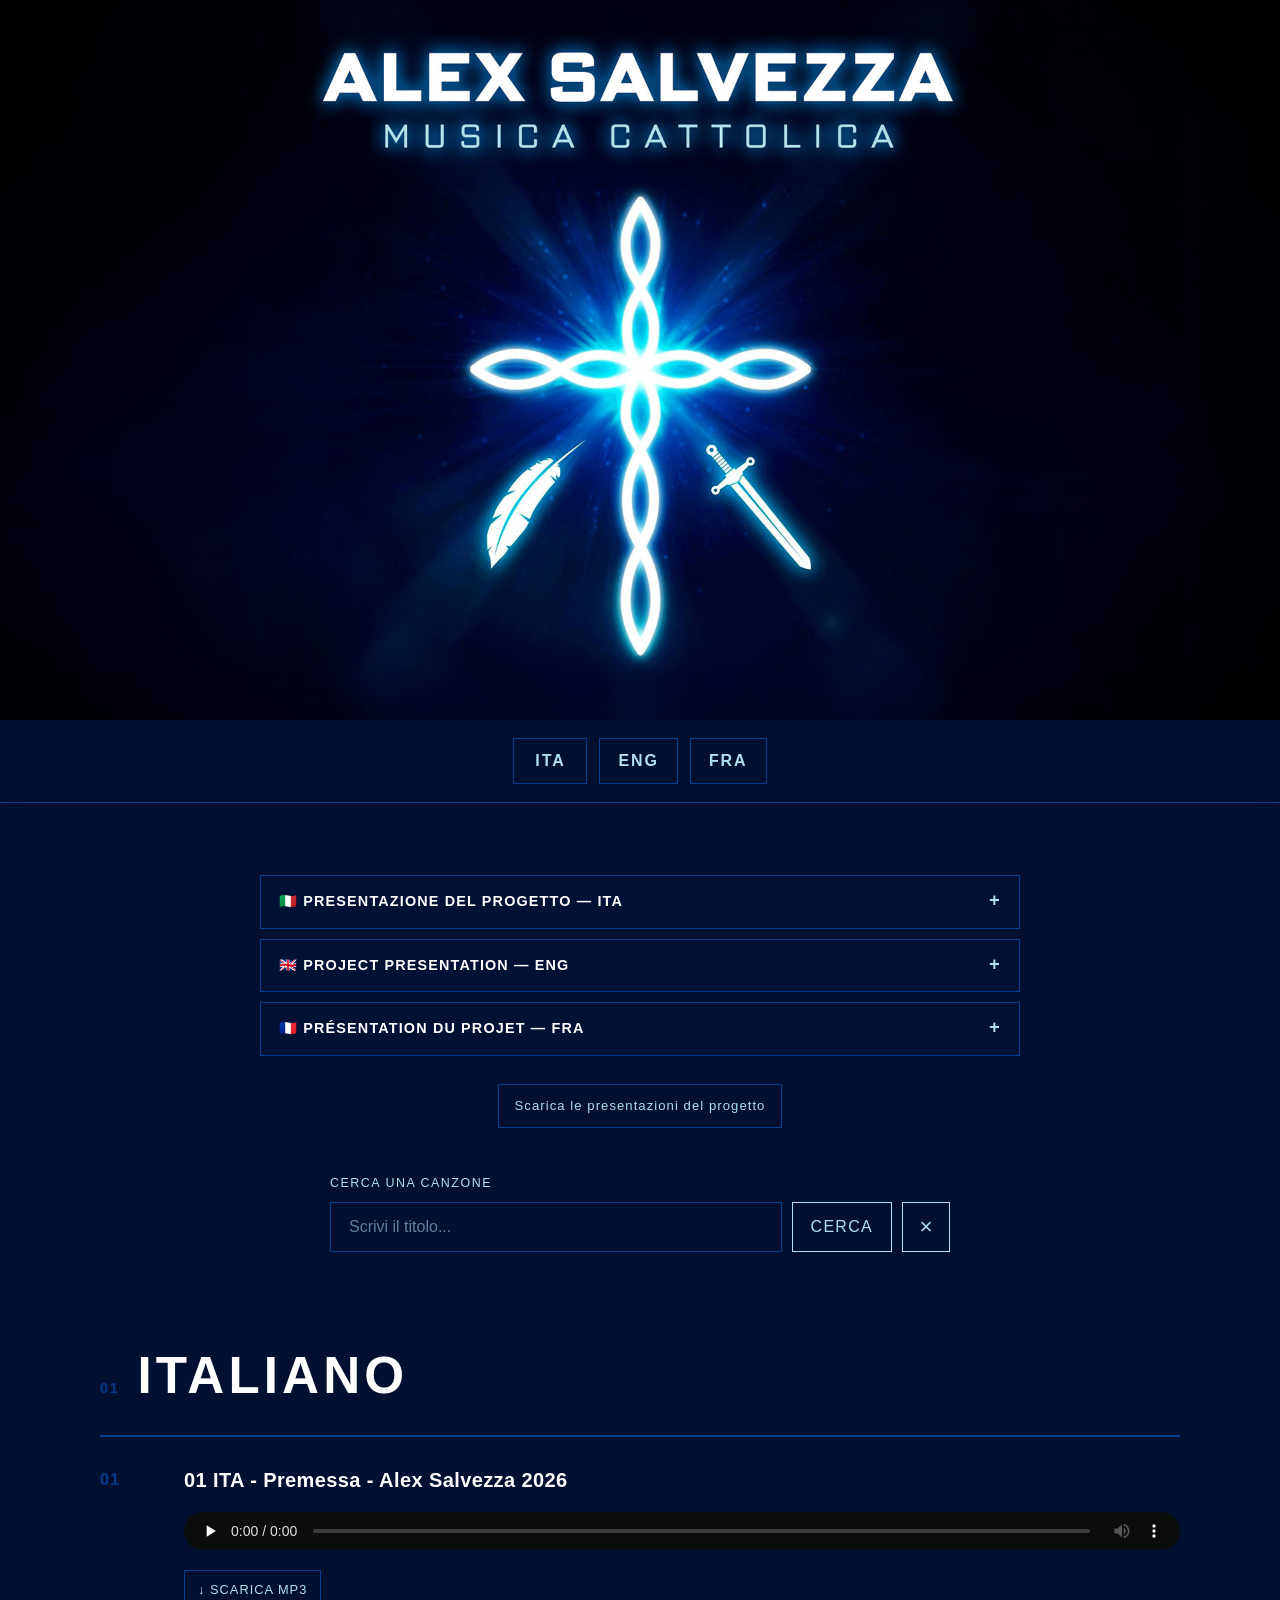
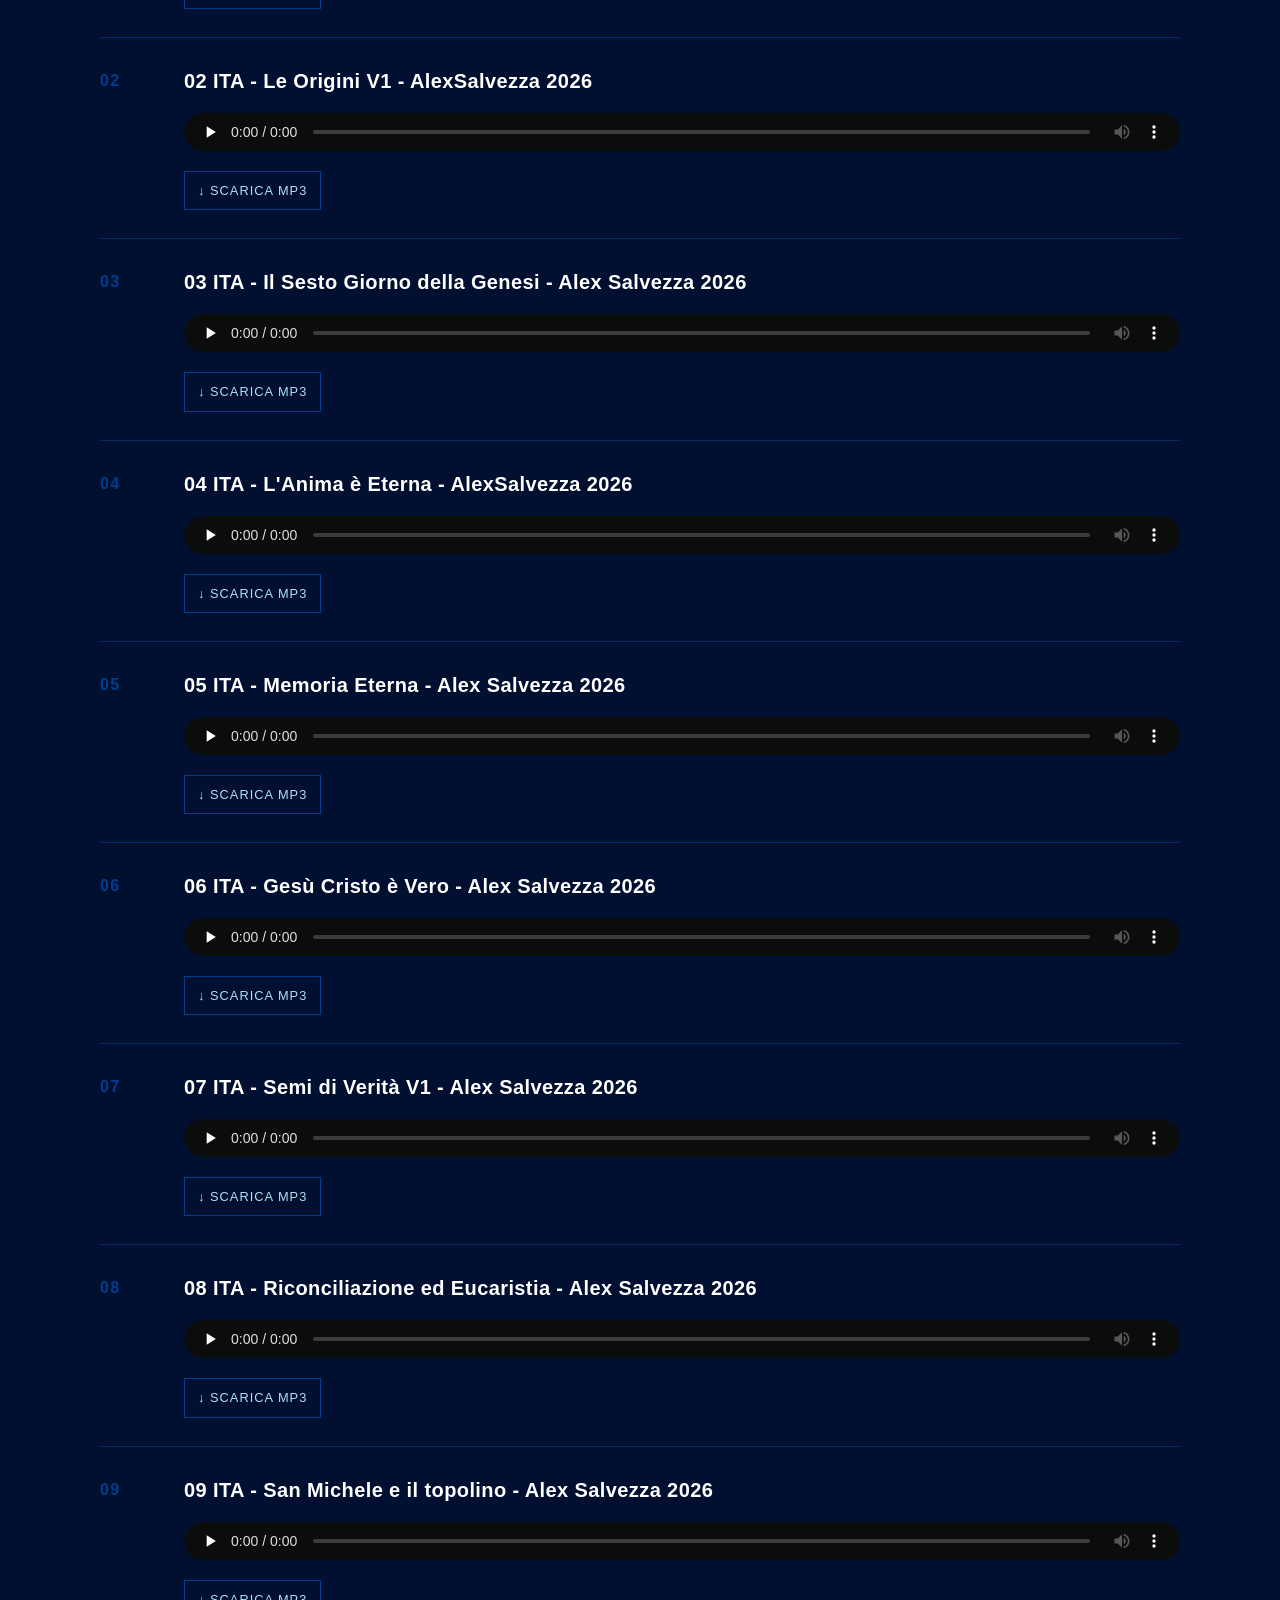
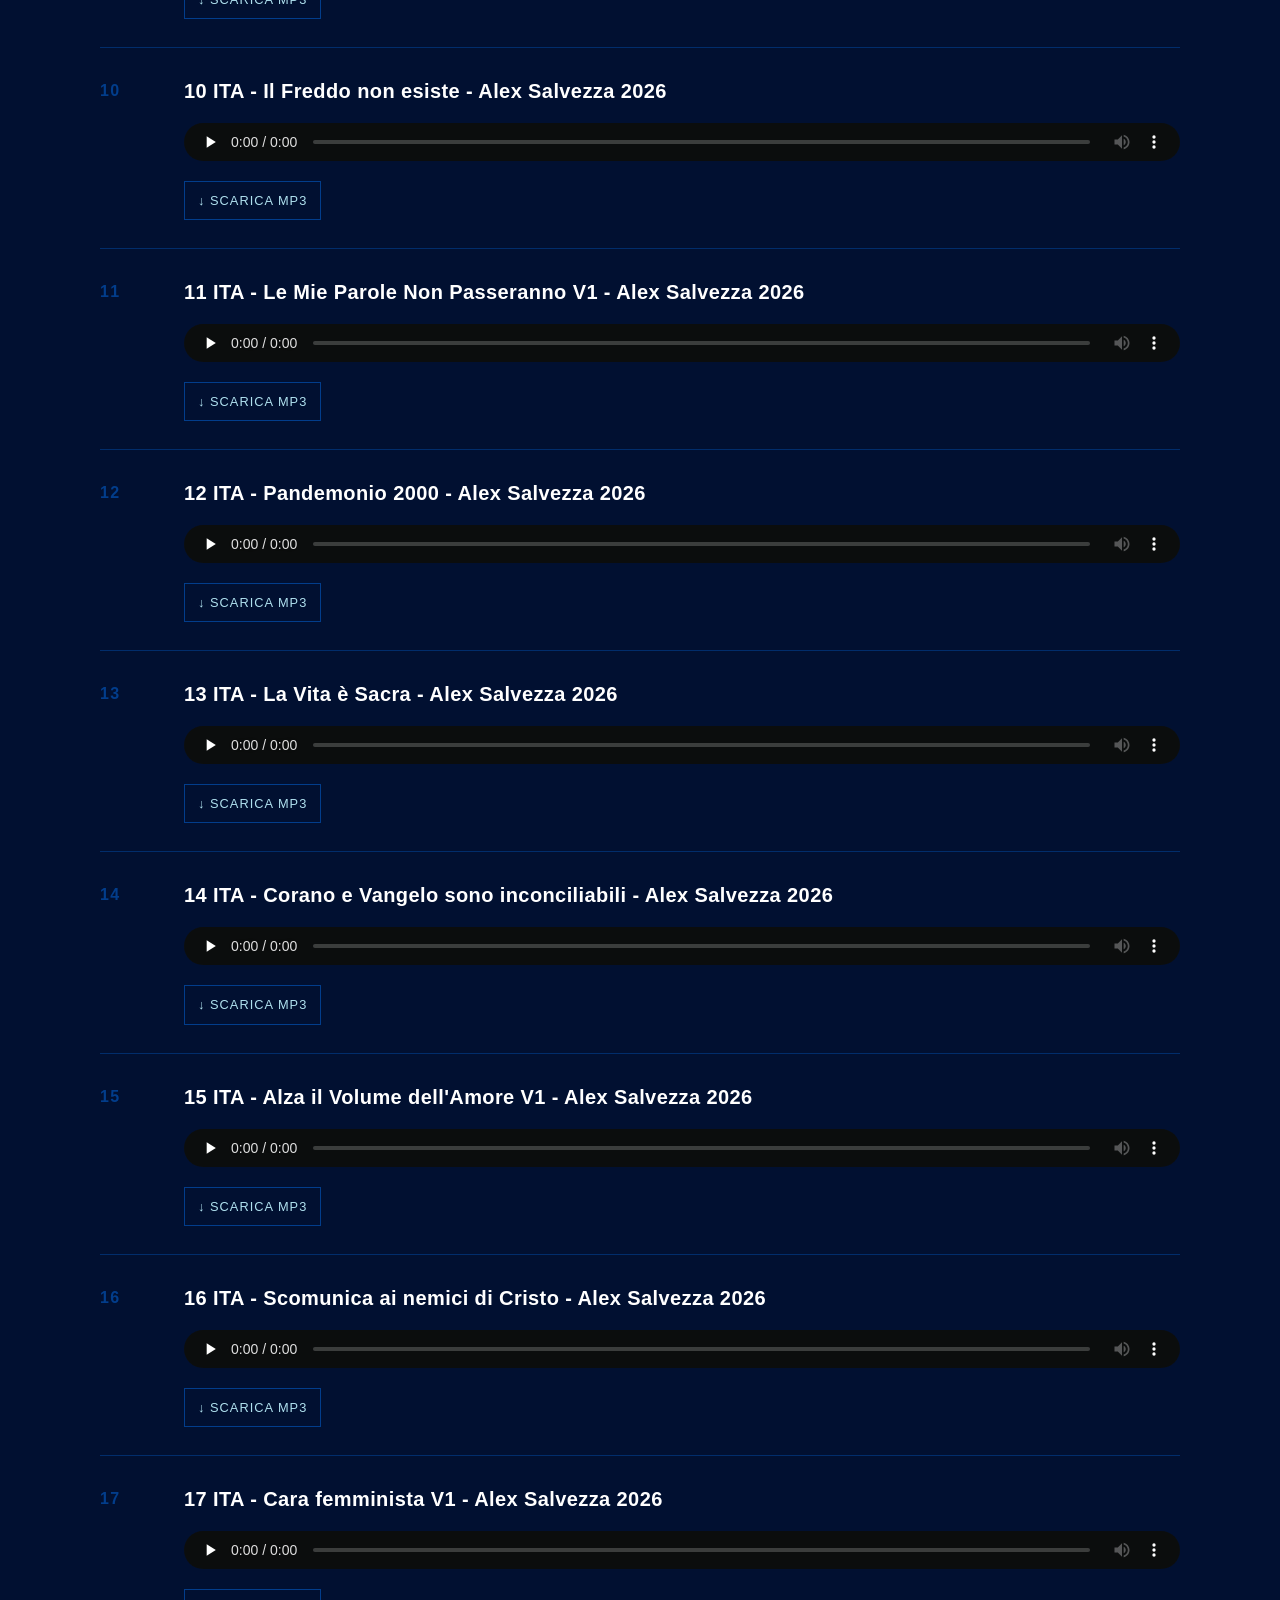
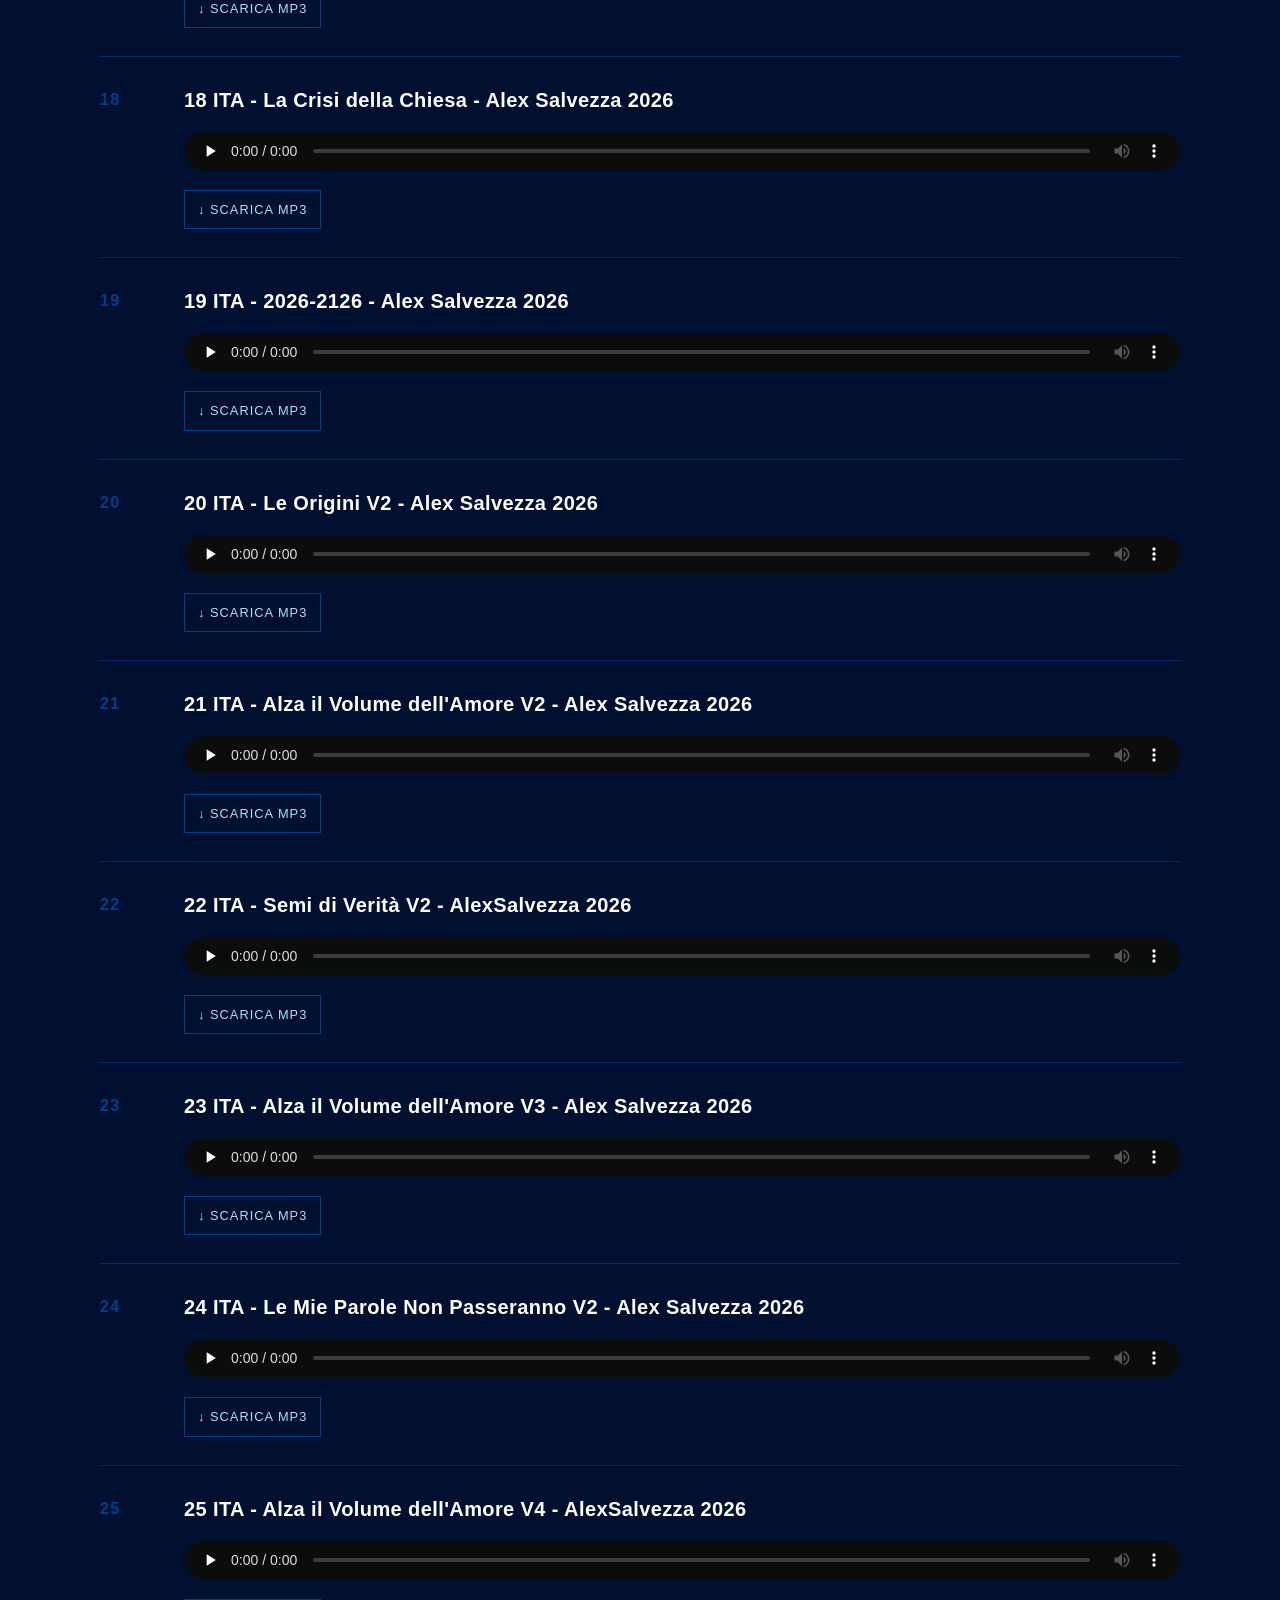
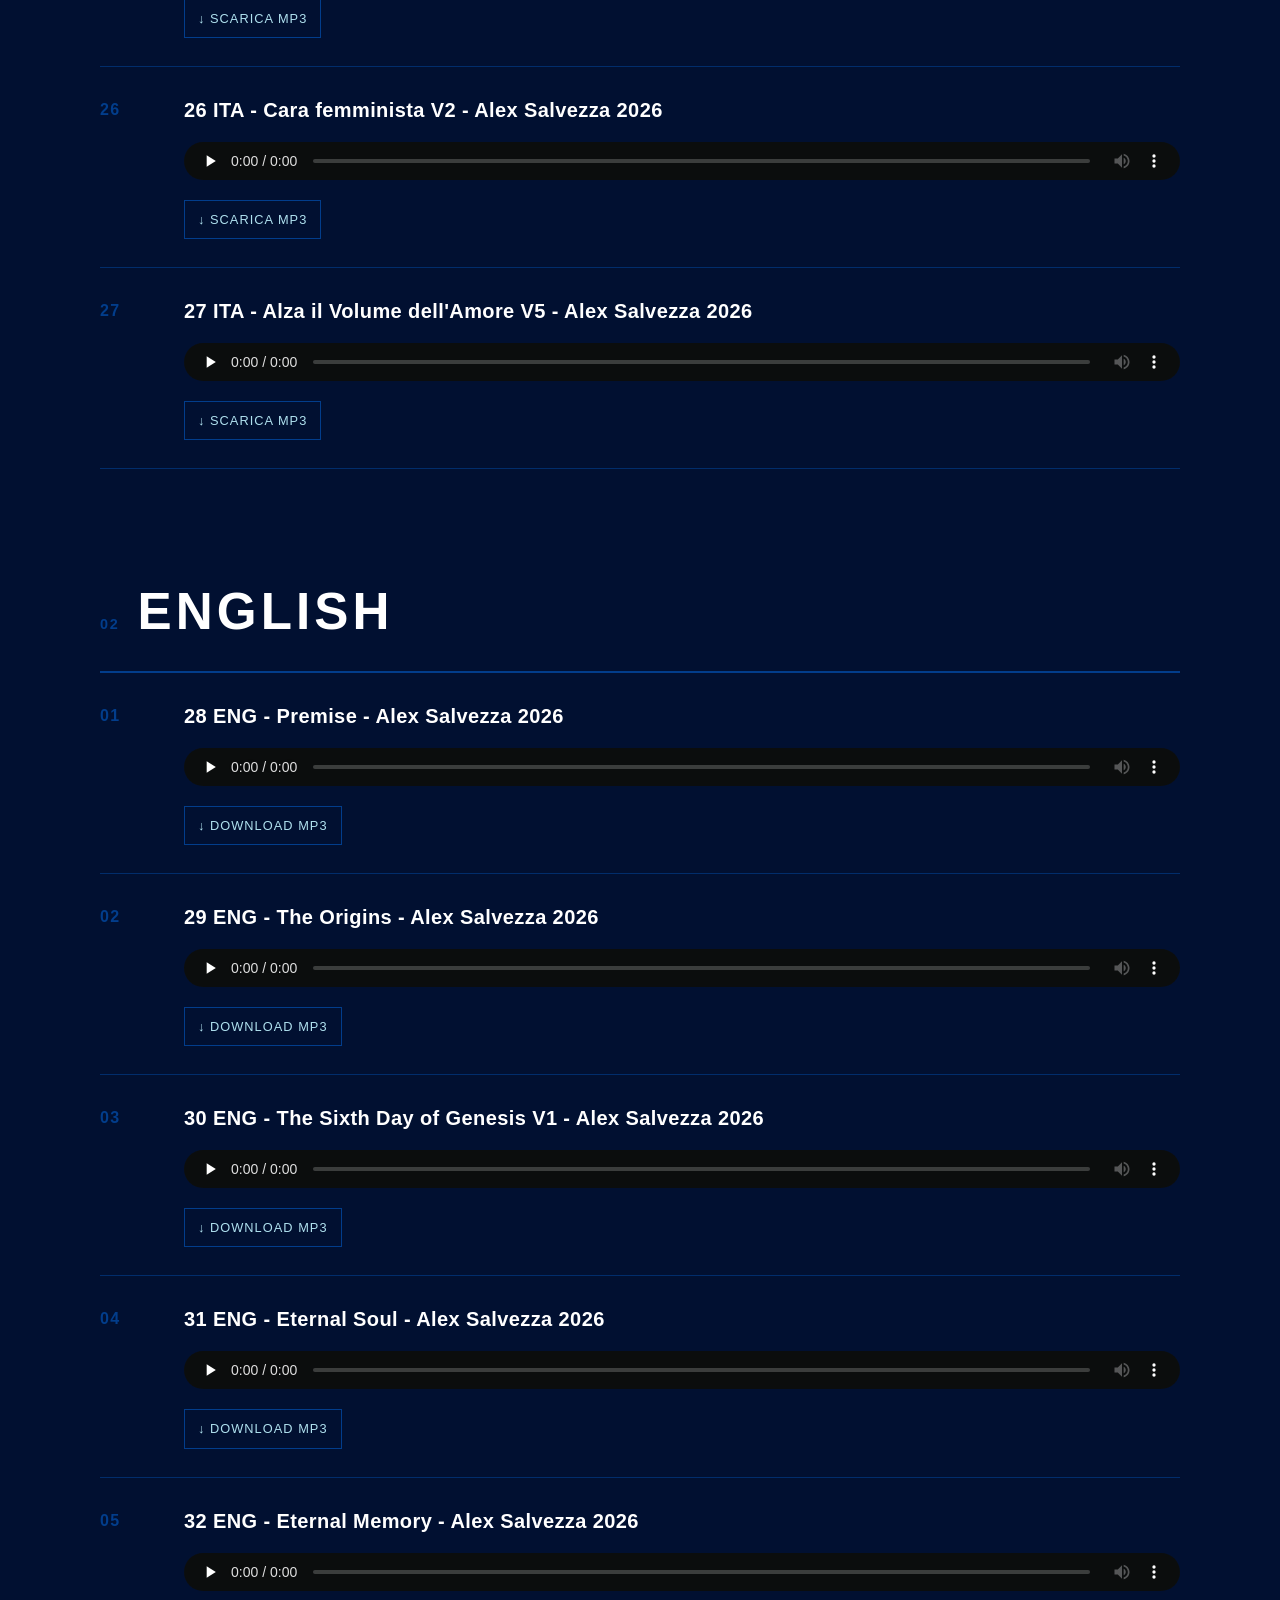
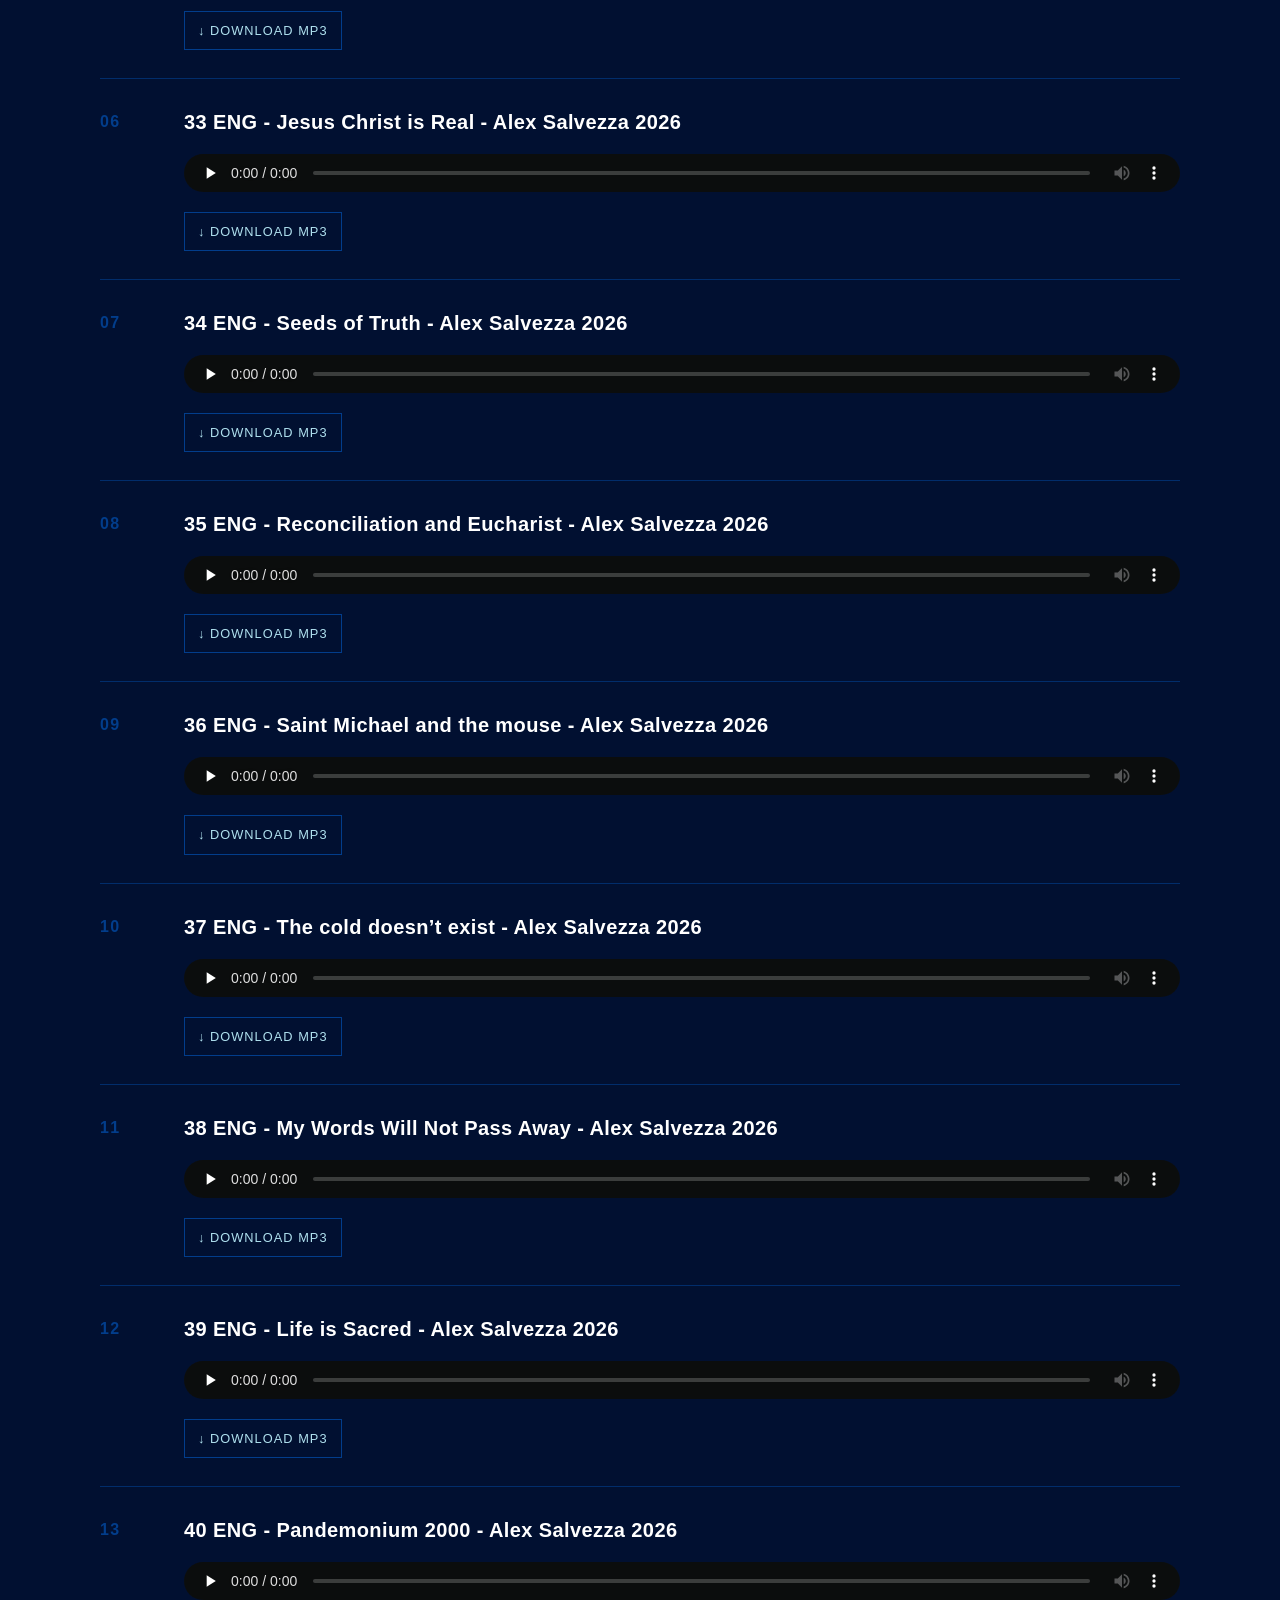
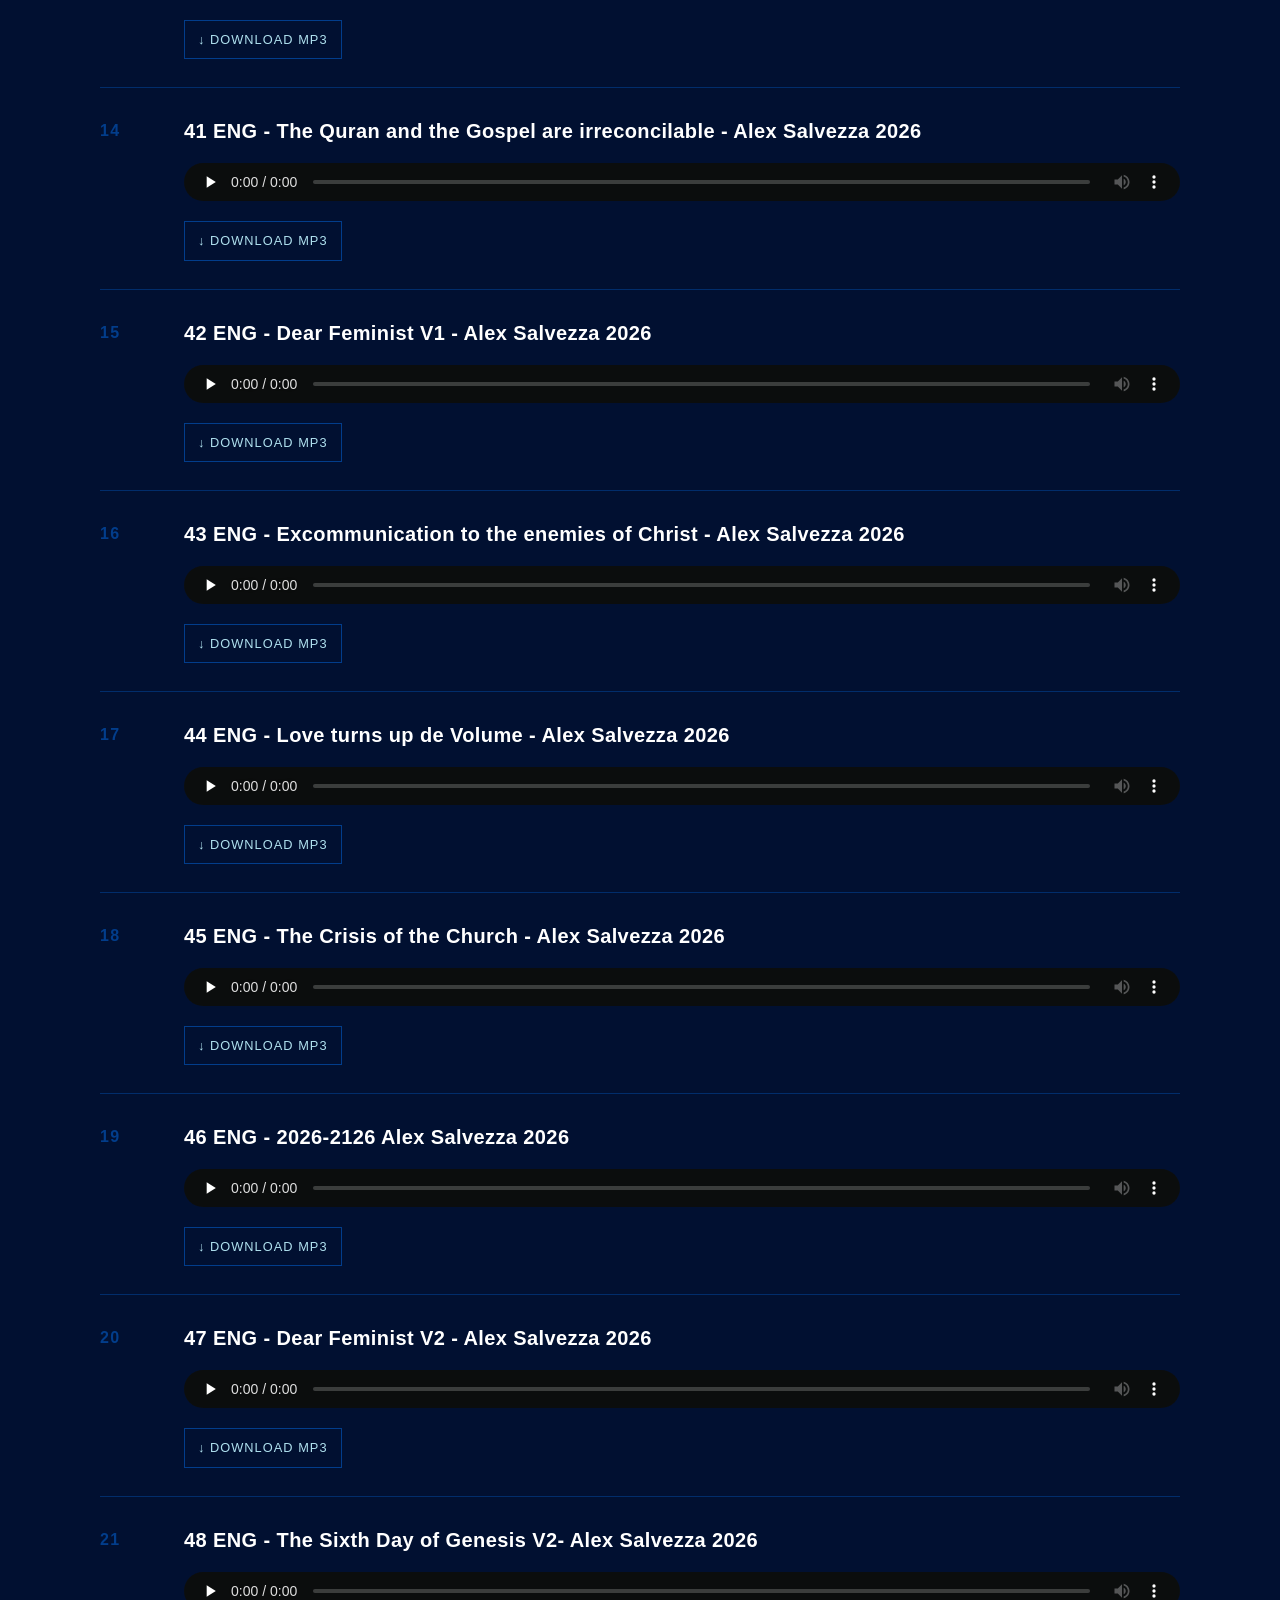
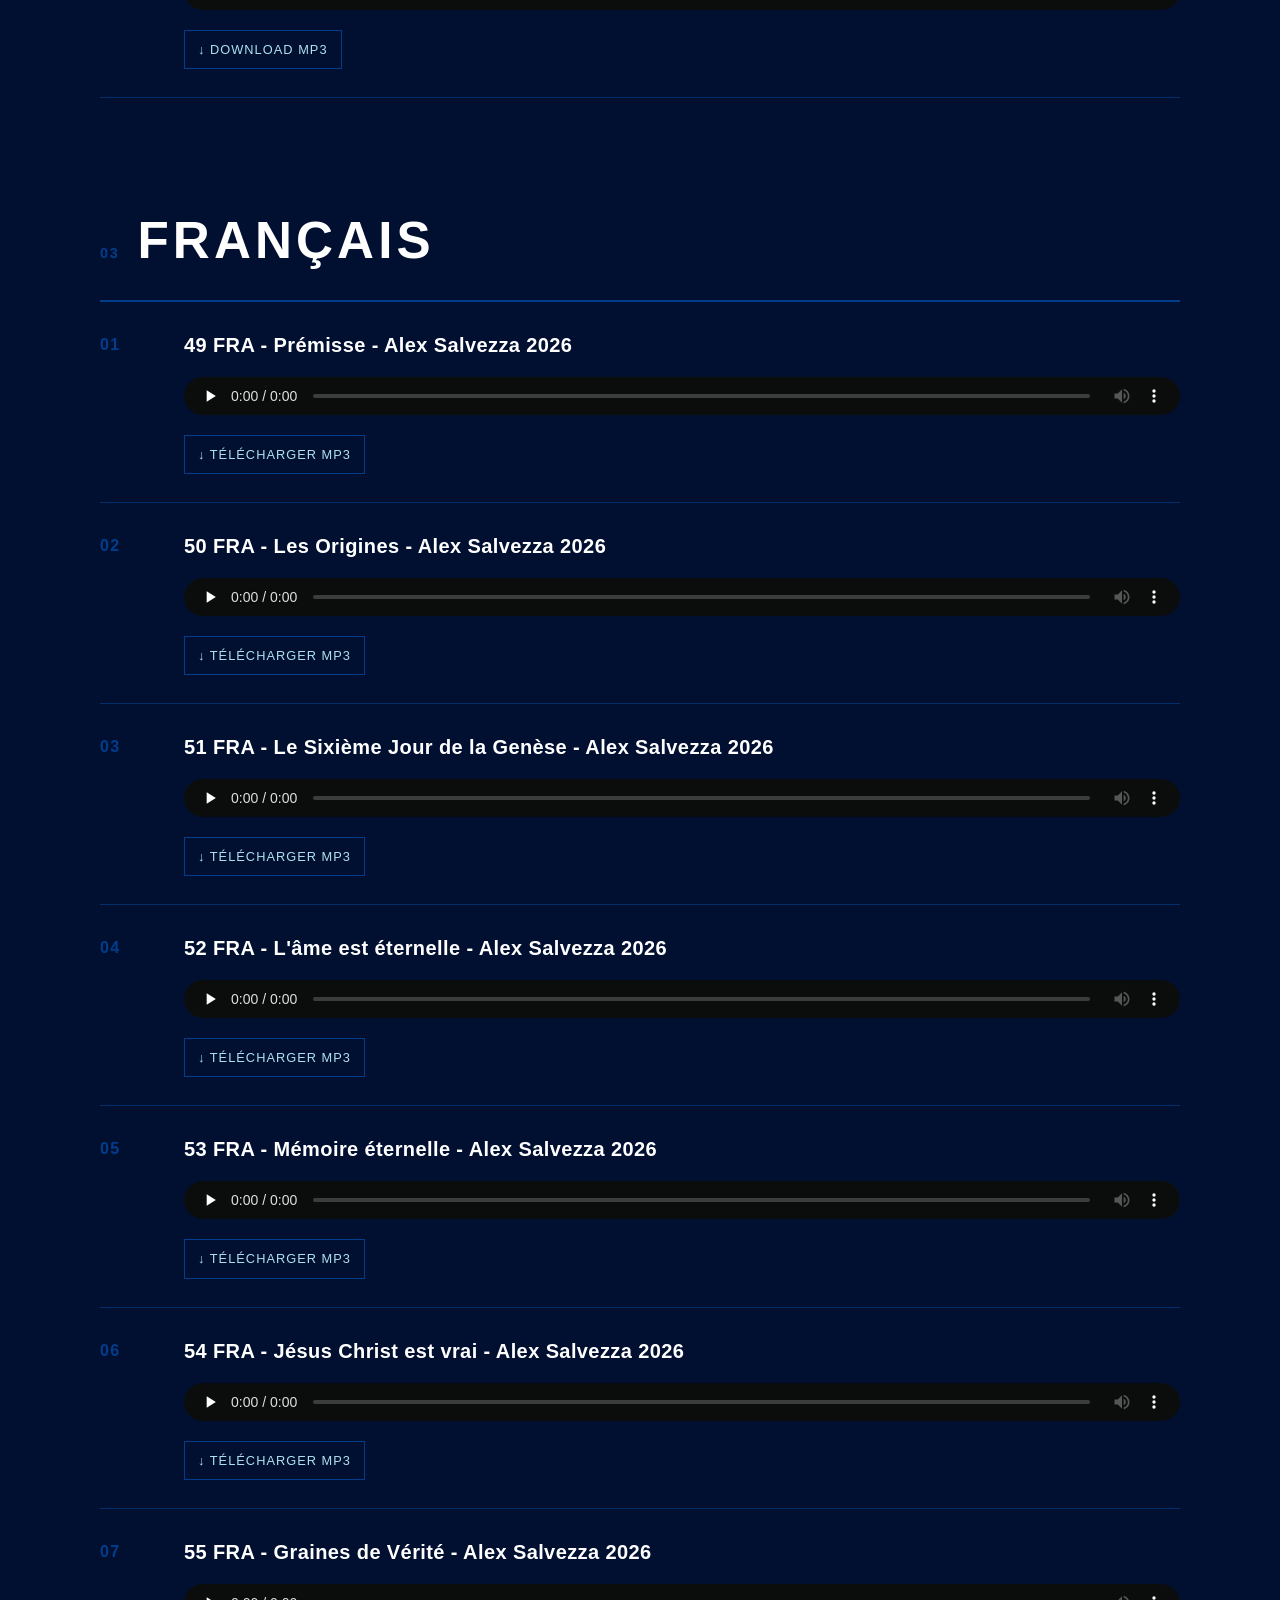
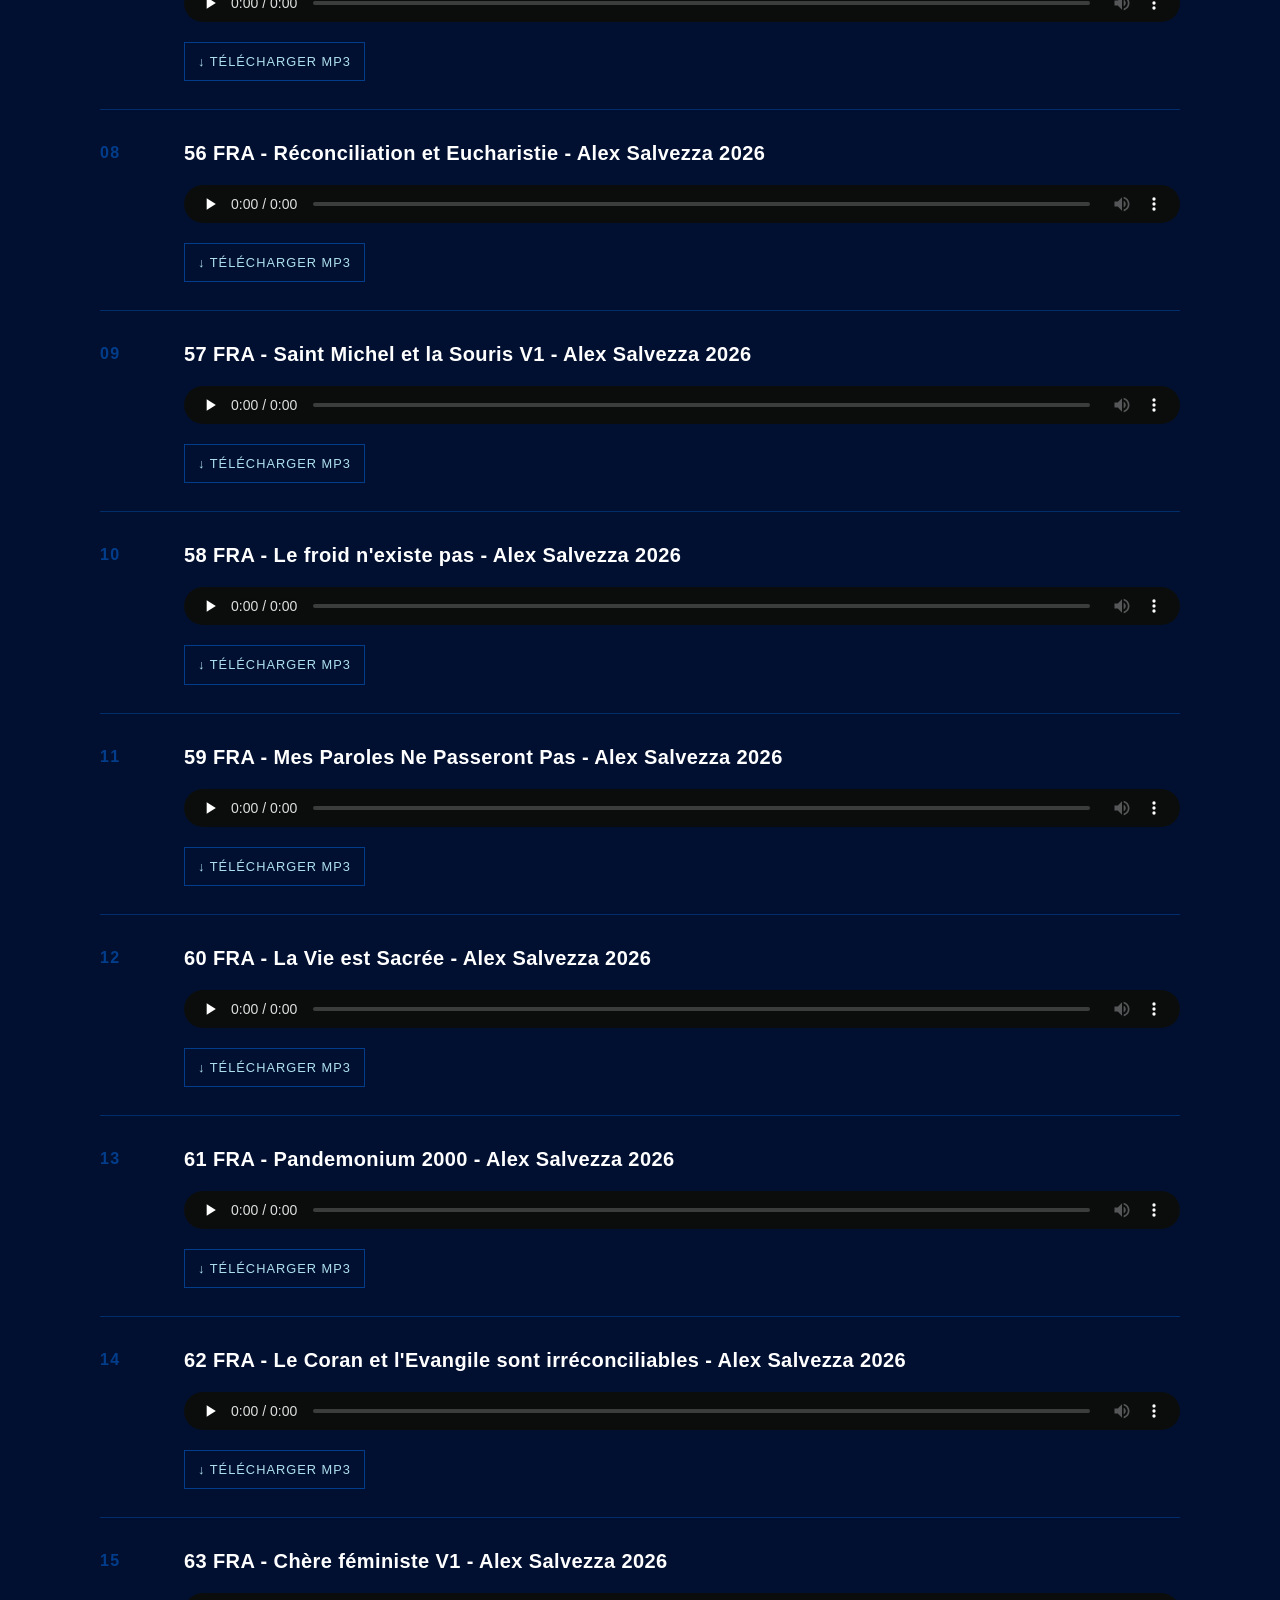
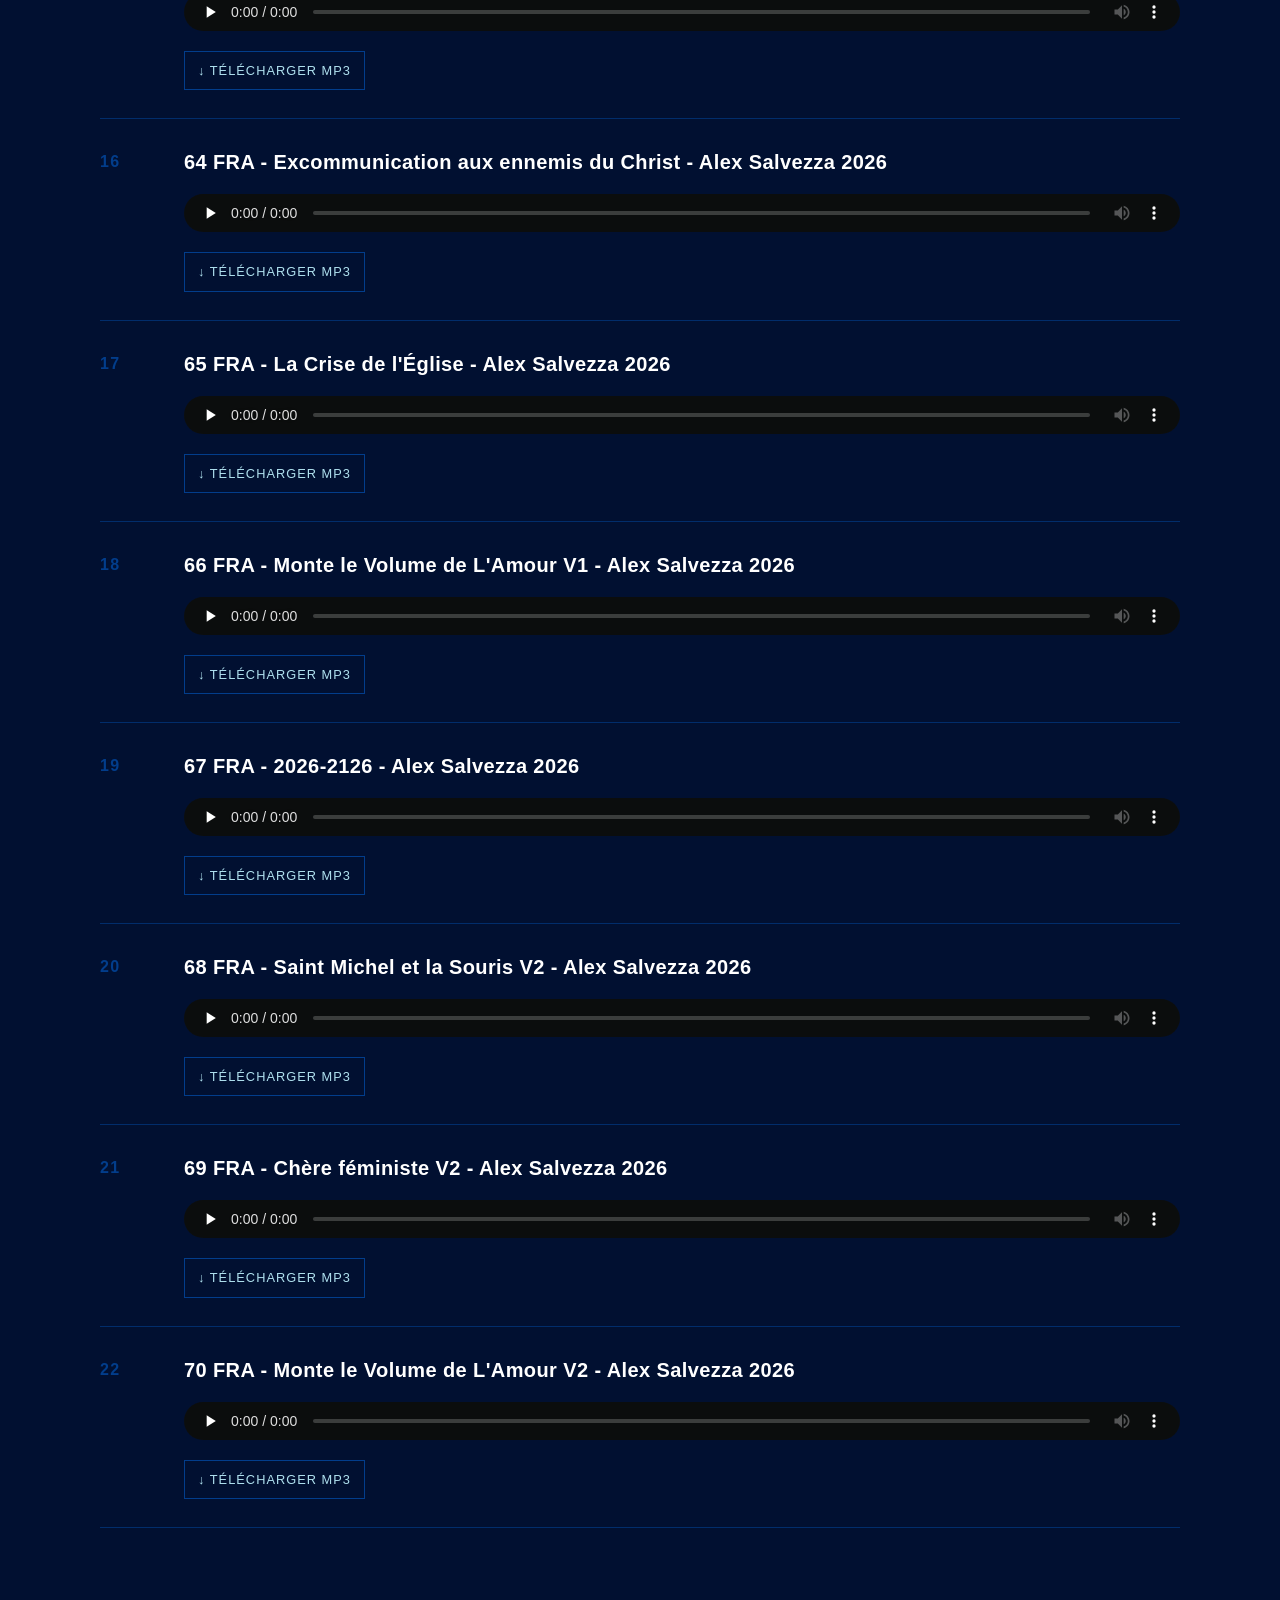
<file: index.html>
<!DOCTYPE html>
<html lang="it">
<head>
  <meta charset="UTF-8">
  <meta name="viewport" content="width=device-width, initial-scale=1.0">
  <meta name="description" content="Alex Salvezza – Musica Cattolica. Ascolta e scarica gratuitamente i brani in italiano, inglese e francese.">
  <title>Alex Salvezza | Musica Cattolica</title>
  <link rel="stylesheet" href="style.css">
</head>
<body>

<header class="hero" id="top">
  <img src="assets/hero-top.jpg" alt="Alex Salvezza – Musica Cattolica">
</header>

<nav class="language-nav" aria-label="Navigazione per lingua">
  <a href="#italiano">ITA</a>
  <a href="#english">ENG</a>
  <a href="#francais">FRA</a>
</nav>

<main>
  <section class="intro">
    <div class="intro-accordions">
      <details class="intro-accordion">
        <summary>🇮🇹 <span>PRESENTAZIONE DEL PROGETTO — ITA</span></summary>
        <div class="intro-content">
          <p>Questa è una raccolta di musica cattolica pensata come alternativa alla musica contemporanea e al degrado dei valori etici e morali. Si tratta di un progetto autoprodotto, senza fini di lucro. Per favorire la riflessione e l'incontro con Dio attraverso la musica.</p>
        </div>
      </details>

      <details class="intro-accordion">
        <summary>🇬🇧 <span>PROJECT PRESENTATION — ENG</span></summary>
        <div class="intro-content">
          <p>This is a collection of Catholic music conceived as an alternative to contemporary music and the degradation of ethical and moral values. It is a self-produced, non-profit project. Its purpose is to encourage reflection and an encounter with God through music.</p>
        </div>
      </details>

      <details class="intro-accordion">
        <summary>🇫🇷 <span>PRÉSENTATION DU PROJET — FRA</span></summary>
        <div class="intro-content">
          <p>Il s'agit d'une collection de musique catholique conçue comme une alternative à la musique contemporaine et à la dégradation des valeurs éthiques et morales. Il s'agit d'un projet autoproduit, sans but lucratif. Pour favoriser la réflexion et la rencontre avec Dieu à travers la musique.</p>
        </div>
      </details>
    </div>

    <a href="#" class="presentation-download" onclick="downloadPresentations(); return false;">Scarica le presentazioni del progetto</a>
  </section>

  <form class="search-wrap" id="songSearchForm" role="search" onsubmit="return false;">
    <label for="songSearch">Cerca una canzone</label>
    <div class="search-controls">
      <input id="songSearch" type="search" placeholder="Scrivi il titolo..." autocomplete="off">
      <button type="button" id="songSearchButton">CERCA</button>
      <button type="button" id="songSearchClear" class="search-clear">×</button>
    </div>
  </form>

  <section class="language-section" id="italiano">
    <div class="section-heading">
      <span>01</span>
      <h1>ITALIANO</h1>
    </div>
    <div class="songs" id="songs-ita"></div>
  </section>

  <section class="language-section" id="english">
    <div class="section-heading">
      <span>02</span>
      <h1>ENGLISH</h1>
    </div>
    <div class="songs" id="songs-eng"></div>
  </section>

  <section class="language-section" id="francais">
    <div class="section-heading">
      <span>03</span>
      <h1>FRANÇAIS</h1>
    </div>
    <div class="songs" id="songs-fra"></div>
  </section>

  <section class="download-all">
    <div class="download-symbol">↓</div>
    <h1>SCARICA L'INTERA RACCOLTA</h1>
    <p>Tutti i brani in un unico file.</p>
    <a href="https://drive.google.com/file/d/1KtiQ6Z0sFx5FspguyM8sk4JKpFff9ws0/view?usp=sharing" download class="download-all-button">
      DOWNLOAD ALL MP3 - ZIP
    </a>
  </section>

  <section class="license-section" aria-labelledby="license-title">
    <div class="license-accordions">
      <details class="license-accordion">
        <summary>🇮🇹 <span>🎵 INFORMAZIONI SULLA LICENZA D'USO</span></summary>
        <div class="license-content">
          <p>Questi brani musicali sono rilasciati sotto licenza internazionale Creative Commons Attribuzione - Non opere derivate 4.0 (CC BY-ND 4.0).</p>
          <p><strong>Cosa puoi fare (anche per scopi commerciali):</strong></p>
          <ul>
            <li>Puoi condividere, ascoltare e diffondere liberamente questi brani.</li>
            <li>È consentito l'uso commerciale: questi brani possono essere riprodotti liberamente come musica d'ambiente in locali commerciali, negozi, bar, attività pubbliche e all'interno di video monetizzati.</li>
          </ul>
          <p><strong>Condizioni obbligatorie:</strong></p>
          <ul>
            <li>Obbligo di attribuzione: Devi sempre citare l'autore originario inserendo il link a questo canale/sito.</li>
            <li>Nessuna opera derivata: Devi utilizzare il brano esattamente così com'è. Non è consentito modificare, remixare, campionare (sampling) o trasformare questa musica senza previa autorizzazione scritta dell'autore.</li>
          </ul>
          <div class="license-credit-box">
            <p><strong>📥 Vuoi usare questo brano nei tuoi progetti (anche commerciali)?</strong></p>
            <p>Puoi farlo gratuitamente! Ricorda solo che non puoi modificarlo o remixarlo, e che devi inserire obbligatoriamente questo testo nei crediti:</p>
            <p><strong>Il brano [Titolo della Canzone] è opera di Alex Salvezza (testo originale dell'autore; musica prodotta con supporto A.I. via Suno), disponibile su https://www.alexsalvezza.it e rilasciato sotto licenza CC BY-ND 4.0 (Uso commerciale consentito, nessuna modifica al brano)</strong></p>
          </div>
          <p>📄 Leggi il testo legale completo: <a href="https://creativecommons.org/licenses/by-nd/4.0/" target="_blank" rel="noopener noreferrer">creativecommons.org</a></p>
          <p>Se gestisci un locale e desideri diffondere questi brani presso la tua struttura o durante un evento, puoi scaricare la DICHIARAZIONE DI ESENZIONE DAL PAGAMENTO DEI DIRITTI D'AUTORE (NO-SIAE / NO-SCF) (ai sensi del D.P.R. n. 445 del 28 dicembre 2000) cliccando <a href="documenti/Dichiarazione_No_SIAE_CC_BY-ND.pdf" download>QUI</a>.</p>
        </div>
      </details>

      <details class="license-accordion">
        <summary>🇬🇧 <span>🎵 INFORMATION ABOUT THE LICENSE</span></summary>
        <div class="license-content">
          <p>These musical tracks are released under the international Creative Commons Attribution-NoDerivatives 4.0 license (CC BY-ND 4.0).</p>
          <p><strong>What you can do (including for commercial purposes):</strong></p>
          <ul>
            <li>You may freely share, listen to and distribute these tracks.</li>
            <li>Commercial use is permitted: these tracks may be freely played as background music in commercial premises, shops, bars, public venues, concerts and monetized videos.</li>
          </ul>
          <p><strong>Mandatory conditions:</strong></p>
          <ul>
            <li>Attribution required: You must always credit the original author by including a link to this channel/website.</li>
            <li>No derivative works: You must use the track exactly as it is. You may not modify, remix, sample or otherwise transform this music without the author's prior written permission.</li>
          </ul>
          <div class="license-credit-box">
            <p><strong>📥 Do you want to use this track in your projects (including commercial ones)?</strong></p>
            <p>You can do so for free! Just remember that you may not modify or remix it, and that you must include the following text in the credits:</p>
            <p><strong>The track [Song Title] is a work by Alex Salvezza (original lyrics by the author; music produced with A.I. support via Suno), available at https://www.alexsalvezza.it and released under a CC BY-ND 4.0 license (commercial use permitted, no modification of the track)</strong></p>
          </div>
          <p>📄 To view the license, visit: <a href="https://creativecommons.org/licenses/by-nd/4.0/" target="_blank" rel="noopener noreferrer">https://creativecommons.org/licenses/by-nd/4.0/</a></p>
          <p>If you manage a venue and wish to play these songs at your premises or event, you can download the DECLARATION OF EXEMPTION FROM COPYRIGHT ROYALTY PAYMENTS (NO-SIAE / NO-SCF) (pursuant to Italian Presidential Decree No. 445 of 28 December 2000) by clicking <a href="documenti/Dichiarazione_No_SIAE_CC_BY-ND.pdf" download>HERE</a>.</p>
        </div>
      </details>

      <details class="license-accordion">
        <summary>🇫🇷 <span>🎵 INFORMATIONS SUR LA LICENCE D’UTILISATION</span></summary>
        <div class="license-content">
          <p>Ces morceaux de musique sont mis à disposition sous licence internationale Creative Commons Attribution – Pas de Modification 4.0 (CC BY-ND 4.0).</p>
          <p><strong>Ce que vous pouvez faire (y compris à des fins commerciales) :</strong></p>
          <ul>
            <li>Vous pouvez partager, écouter et diffuser librement ces morceaux.</li>
            <li>L’utilisation commerciale est autorisée : ces morceaux peuvent être librement diffusés comme musique d’ambiance dans les établissements commerciaux, les magasins, les bars, les lieux publics, les concerts et les vidéos monétisées.</li>
          </ul>
          <p><strong>Conditions obligatoires :</strong></p>
          <ul>
            <li>Obligation d’attribution : Vous devez toujours mentionner l’auteur original en insérant un lien vers cette chaîne/ce site.</li>
            <li>Aucune œuvre dérivée : Vous devez utiliser le morceau exactement tel qu’il est. Il est interdit de modifier, remixer, échantillonner (sampling) ou transformer cette musique sans l’autorisation écrite préalable de l’auteur.</li>
          </ul>
          <div class="license-credit-box">
            <p><strong>📥 Vous souhaitez utiliser ce morceau dans vos projets (y compris commerciaux) ?</strong></p>
            <p>Vous pouvez le faire gratuitement ! N'oubliez pas que vous ne pouvez pas le modifier ni le remixer, et que vous devez obligatoirement insérer le texte suivant dans les crédits :</p>
            <p><strong>Le morceau [Titre de la chanson] est une œuvre d'Alex Salvezza (texte original de l'auteur ; musique produite avec le soutien de l'I.A. via Suno), disponible sur https://www.alexsalvezza.it et publié sous licence CC BY-ND 4.0 (utilisation commerciale autorisée, aucune modification du morceau)</strong></p>
          </div>
          <p>📄 Pour consulter la licence, rendez-vous sur : <a href="https://creativecommons.org/licenses/by-nd/4.0/" target="_blank" rel="noopener noreferrer">https://creativecommons.org/licenses/by-nd/4.0/</a></p>
          <p>Si vous êtes responsable d’un établissement et souhaitez diffuser ces chansons dans votre établissement ou lors de votre événement, vous pouvez télécharger la DÉCLARATION D’EXONÉRATION DU PAIEMENT DES DROITS D’AUTEUR (NO-SIAE / NO-SCF) (conformément au décret présidentiel italien n° 445 du 28 décembre 2000), en cliquant <a href="documenti/Dichiarazione_No_SIAE_CC_BY-ND.pdf" download>ICI</a>.</p>
        </div>
      </details>
    </div>
  </section>
</main>

<footer>
  <p class="blessing">BUON ASCOLTO</p>
  <p>DIO VI BENEDICA</p>
  <a href="privacy-policy.html" class="back-top">Privacy Policy</a><br><a href="#top" class="back-top">↑ Torna all'inizio</a>

<div class="footer-disclaimer">
  <div class="footer-disclaimer-title">© 2026 Alex Salvezza.</div>
  <div>I testi di queste canzoni sono opera originale dell'autore.</div>
  <div>La componente musicale è stata generata con il supporto di tecnologie AI (Suno).</div>
  <div>Queste opere sono interamente distribuite nei termini della licenza Creative Commons</div>
  <div>Attribuzione - Non Opere Derivate 4.0 Internazionale (CC BY-ND 4.0).</div>
</div>
</footer>

<script src="songs.js"></script>
<script src="script.js"></script>

<script>
function downloadPresentations() {
  const files = [
    "documenti/LEGGIMI - ITA.rtf",
    "documenti/READ ME - ENG.rtf",
    "documenti/LISEZ-MOI - FRA.rtf"
  ];
  files.forEach((file, i) => {
    setTimeout(() => {
      const a = document.createElement("a");
      a.href = encodeURI(file);
      a.download = file.split("/").pop();
      document.body.appendChild(a);
      a.click();
      a.remove();
    }, i * 500);
  });
}
</script>

</body>
</html>
</file>
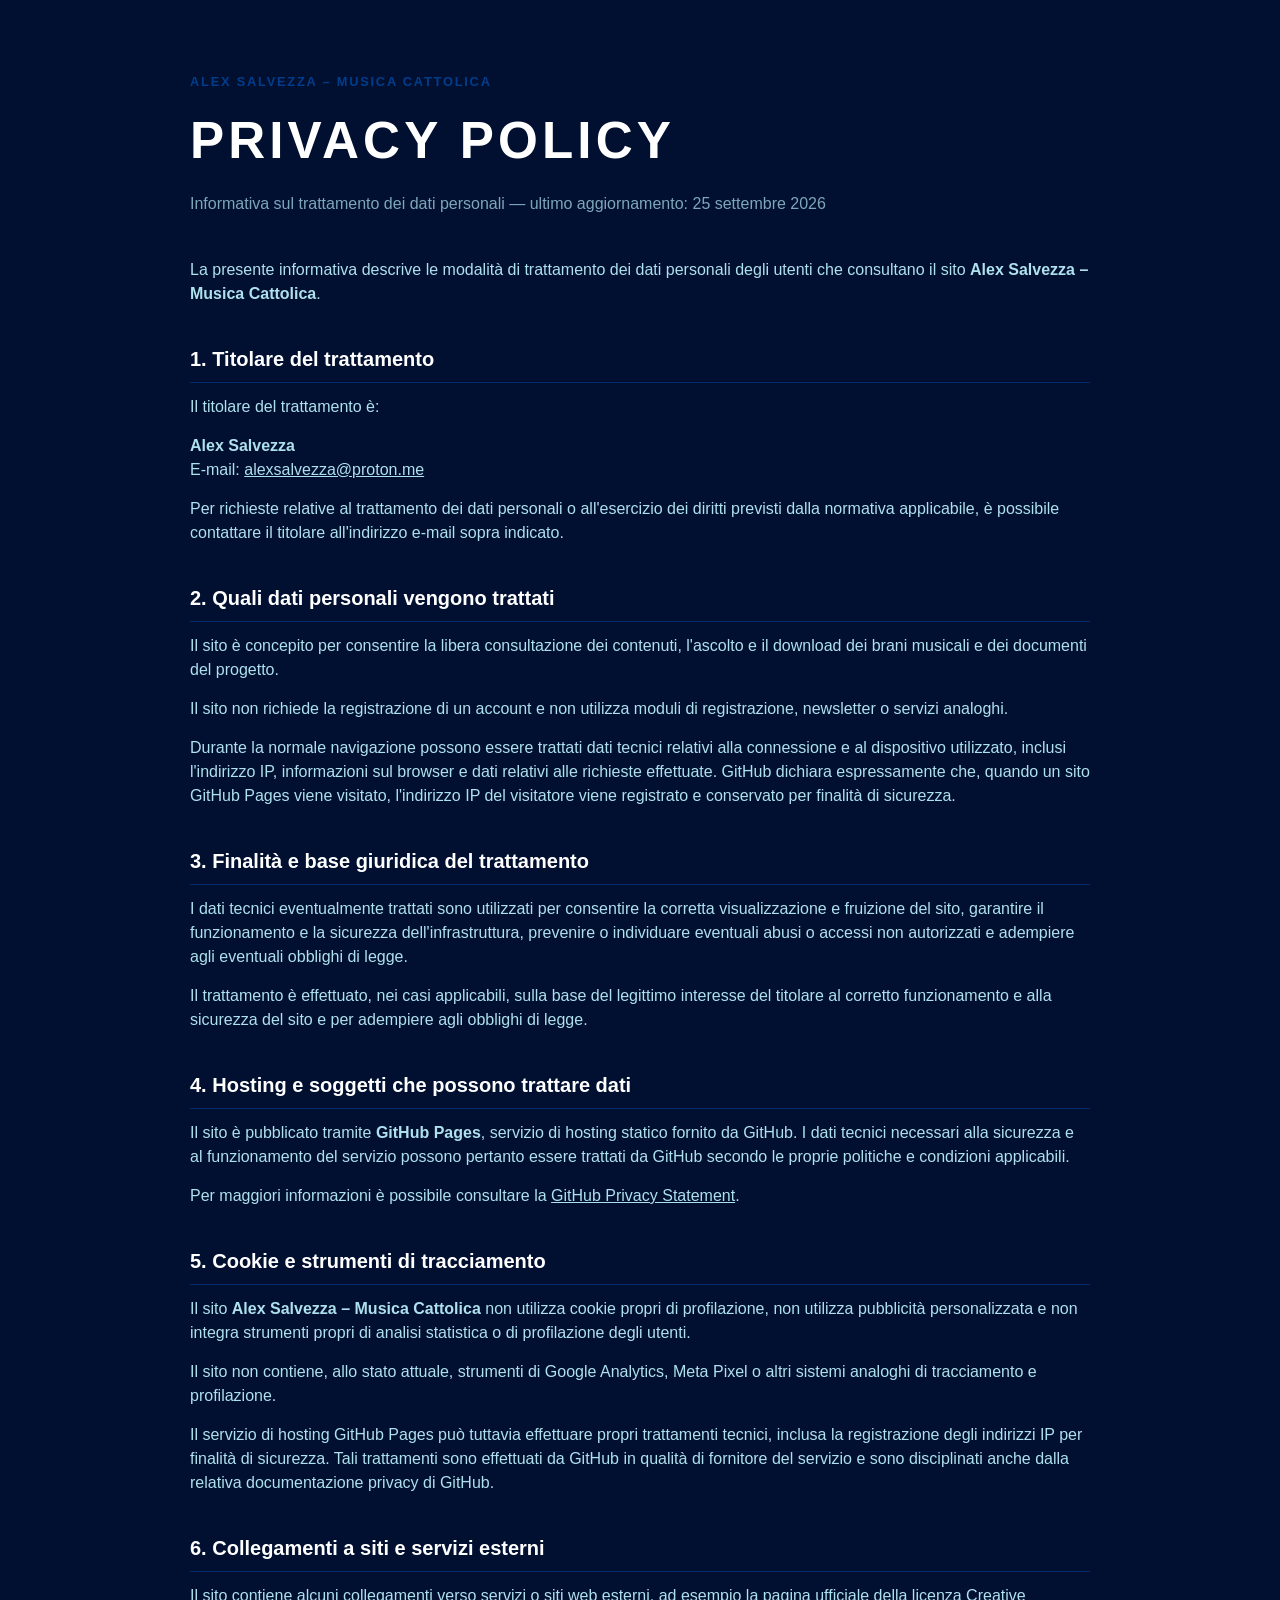
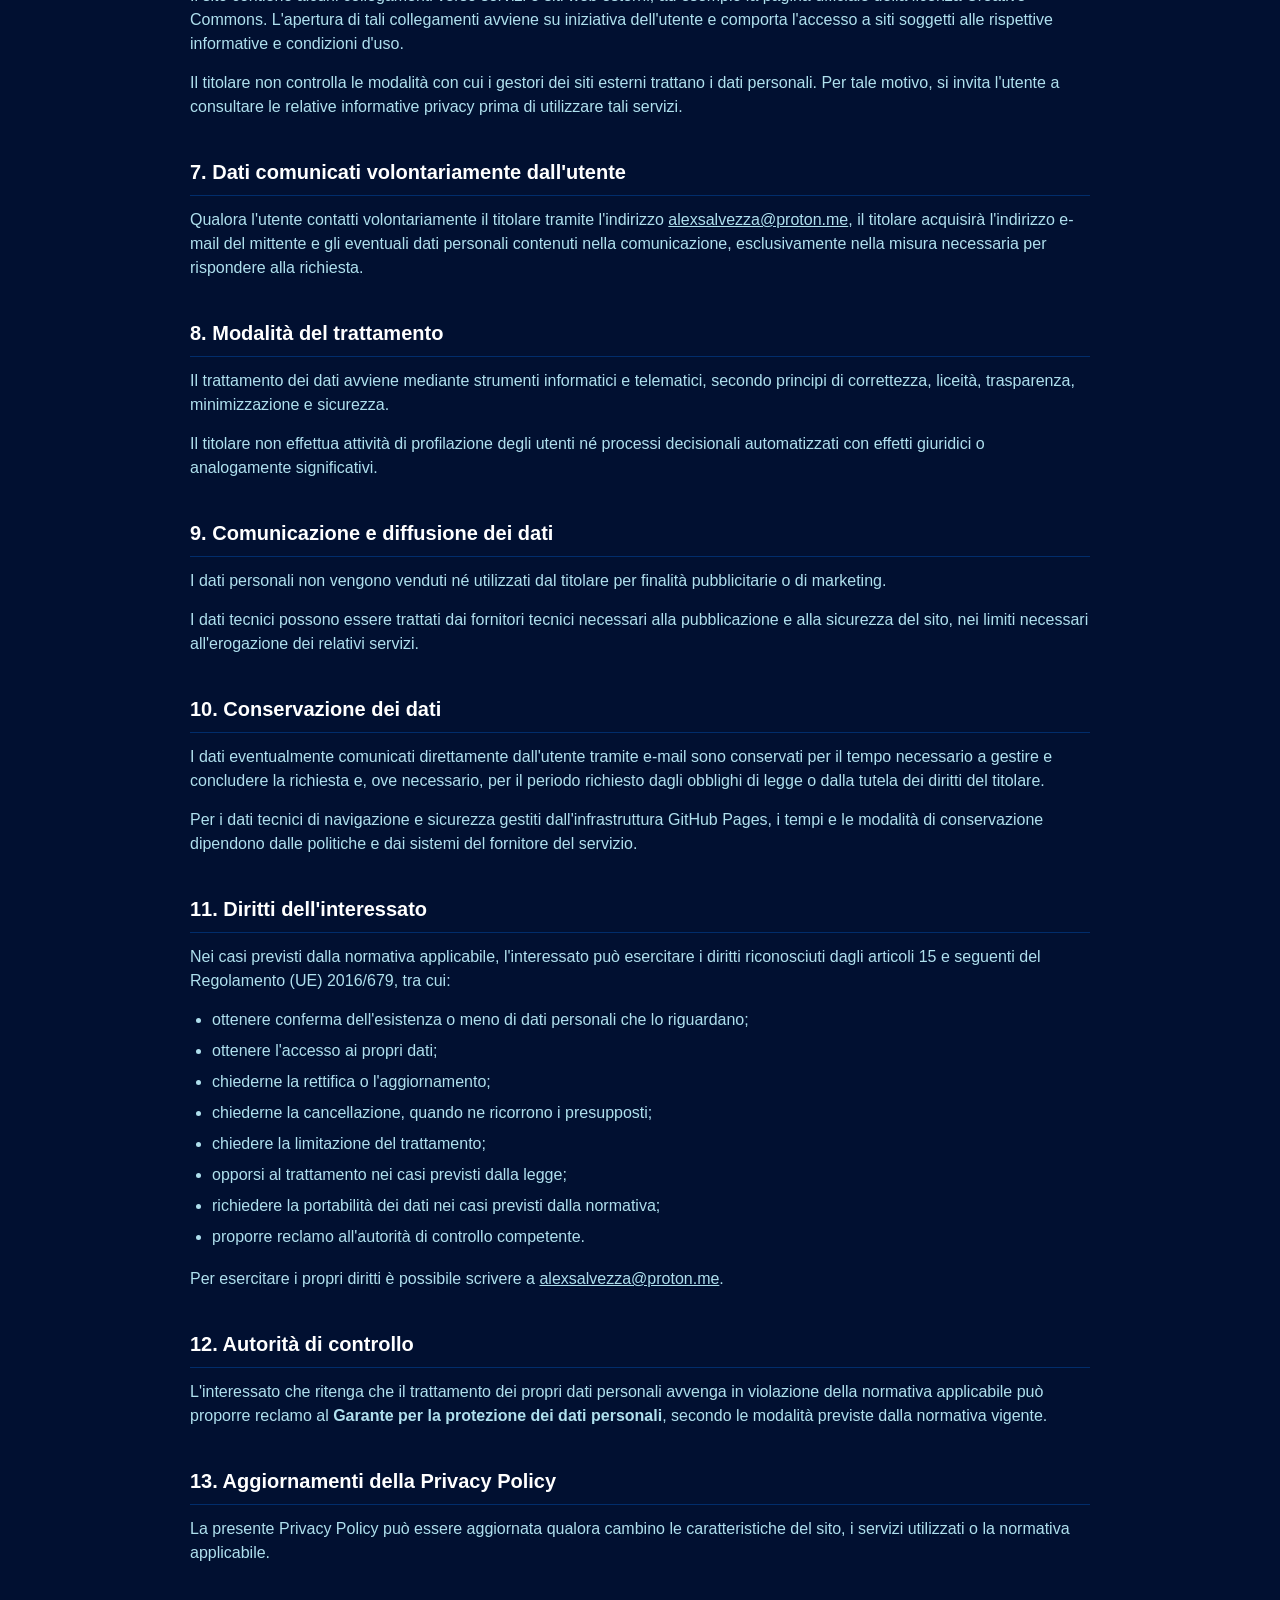
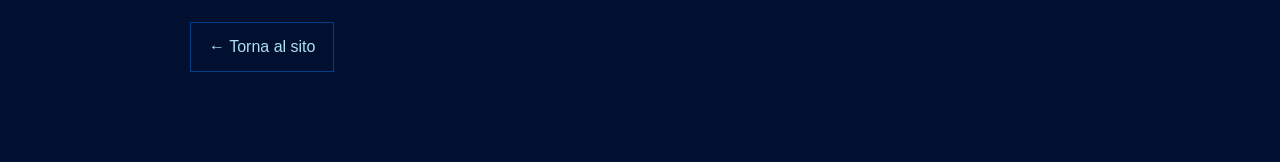
<file: privacy-policy.html>
<!doctype html>
<html lang="it">
<head>
  <meta charset="utf-8">
  <meta name="viewport" content="width=device-width, initial-scale=1">
  <meta name="description" content="Privacy Policy del sito Alex Salvezza – Musica Cattolica">
  <title>Privacy Policy — Alex Salvezza – Musica Cattolica</title>
  <link rel="stylesheet" href="style.css">
</head>
<body>
  <main class="privacy-page">
    <div class="privacy-kicker">Alex Salvezza – Musica Cattolica</div>
    <h1>PRIVACY POLICY</h1>
    <p class="privacy-date">Informativa sul trattamento dei dati personali — ultimo aggiornamento: 25 settembre 2026</p>

    <p>La presente informativa descrive le modalità di trattamento dei dati personali degli utenti che consultano il sito <strong>Alex Salvezza – Musica Cattolica</strong>.</p>

    <h2>1. Titolare del trattamento</h2>
    <p>Il titolare del trattamento è:</p>
    <p><strong>Alex Salvezza</strong><br>E-mail: <a href="mailto:alexsalvezza@proton.me">alexsalvezza@proton.me</a></p>
    <p>Per richieste relative al trattamento dei dati personali o all'esercizio dei diritti previsti dalla normativa applicabile, è possibile contattare il titolare all'indirizzo e-mail sopra indicato.</p>

    <h2>2. Quali dati personali vengono trattati</h2>
    <p>Il sito è concepito per consentire la libera consultazione dei contenuti, l'ascolto e il download dei brani musicali e dei documenti del progetto.</p>
    <p>Il sito non richiede la registrazione di un account e non utilizza moduli di registrazione, newsletter o servizi analoghi.</p>
    <p>Durante la normale navigazione possono essere trattati dati tecnici relativi alla connessione e al dispositivo utilizzato, inclusi l'indirizzo IP, informazioni sul browser e dati relativi alle richieste effettuate. GitHub dichiara espressamente che, quando un sito GitHub Pages viene visitato, l'indirizzo IP del visitatore viene registrato e conservato per finalità di sicurezza.</p>

    <h2>3. Finalità e base giuridica del trattamento</h2>
    <p>I dati tecnici eventualmente trattati sono utilizzati per consentire la corretta visualizzazione e fruizione del sito, garantire il funzionamento e la sicurezza dell'infrastruttura, prevenire o individuare eventuali abusi o accessi non autorizzati e adempiere agli eventuali obblighi di legge.</p>
    <p>Il trattamento è effettuato, nei casi applicabili, sulla base del legittimo interesse del titolare al corretto funzionamento e alla sicurezza del sito e per adempiere agli obblighi di legge.</p>

    <h2>4. Hosting e soggetti che possono trattare dati</h2>
    <p>Il sito è pubblicato tramite <strong>GitHub Pages</strong>, servizio di hosting statico fornito da GitHub. I dati tecnici necessari alla sicurezza e al funzionamento del servizio possono pertanto essere trattati da GitHub secondo le proprie politiche e condizioni applicabili.</p>
    <p>Per maggiori informazioni è possibile consultare la <a href="https://docs.github.com/en/site-policy/privacy-policies/github-general-privacy-statement" target="_blank" rel="noopener noreferrer">GitHub Privacy Statement</a>.</p>

    <h2>5. Cookie e strumenti di tracciamento</h2>
    <p>Il sito <strong>Alex Salvezza – Musica Cattolica</strong> non utilizza cookie propri di profilazione, non utilizza pubblicità personalizzata e non integra strumenti propri di analisi statistica o di profilazione degli utenti.</p>
    <p>Il sito non contiene, allo stato attuale, strumenti di Google Analytics, Meta Pixel o altri sistemi analoghi di tracciamento e profilazione.</p>
    <p>Il servizio di hosting GitHub Pages può tuttavia effettuare propri trattamenti tecnici, inclusa la registrazione degli indirizzi IP per finalità di sicurezza. Tali trattamenti sono effettuati da GitHub in qualità di fornitore del servizio e sono disciplinati anche dalla relativa documentazione privacy di GitHub.</p>

    <h2>6. Collegamenti a siti e servizi esterni</h2>
    <p>Il sito contiene alcuni collegamenti verso servizi o siti web esterni, ad esempio la pagina ufficiale della licenza Creative Commons. L'apertura di tali collegamenti avviene su iniziativa dell'utente e comporta l'accesso a siti soggetti alle rispettive informative e condizioni d'uso.</p>
    <p>Il titolare non controlla le modalità con cui i gestori dei siti esterni trattano i dati personali. Per tale motivo, si invita l'utente a consultare le relative informative privacy prima di utilizzare tali servizi.</p>

    <h2>7. Dati comunicati volontariamente dall'utente</h2>
    <p>Qualora l'utente contatti volontariamente il titolare tramite l'indirizzo <a href="mailto:alexsalvezza@proton.me">alexsalvezza@proton.me</a>, il titolare acquisirà l'indirizzo e-mail del mittente e gli eventuali dati personali contenuti nella comunicazione, esclusivamente nella misura necessaria per rispondere alla richiesta.</p>

    <h2>8. Modalità del trattamento</h2>
    <p>Il trattamento dei dati avviene mediante strumenti informatici e telematici, secondo principi di correttezza, liceità, trasparenza, minimizzazione e sicurezza.</p>
    <p>Il titolare non effettua attività di profilazione degli utenti né processi decisionali automatizzati con effetti giuridici o analogamente significativi.</p>

    <h2>9. Comunicazione e diffusione dei dati</h2>
    <p>I dati personali non vengono venduti né utilizzati dal titolare per finalità pubblicitarie o di marketing.</p>
    <p>I dati tecnici possono essere trattati dai fornitori tecnici necessari alla pubblicazione e alla sicurezza del sito, nei limiti necessari all'erogazione dei relativi servizi.</p>

    <h2>10. Conservazione dei dati</h2>
    <p>I dati eventualmente comunicati direttamente dall'utente tramite e-mail sono conservati per il tempo necessario a gestire e concludere la richiesta e, ove necessario, per il periodo richiesto dagli obblighi di legge o dalla tutela dei diritti del titolare.</p>
    <p>Per i dati tecnici di navigazione e sicurezza gestiti dall'infrastruttura GitHub Pages, i tempi e le modalità di conservazione dipendono dalle politiche e dai sistemi del fornitore del servizio.</p>

    <h2>11. Diritti dell'interessato</h2>
    <p>Nei casi previsti dalla normativa applicabile, l'interessato può esercitare i diritti riconosciuti dagli articoli 15 e seguenti del Regolamento (UE) 2016/679, tra cui:</p>
    <ul>
      <li>ottenere conferma dell'esistenza o meno di dati personali che lo riguardano;</li>
      <li>ottenere l'accesso ai propri dati;</li>
      <li>chiederne la rettifica o l'aggiornamento;</li>
      <li>chiederne la cancellazione, quando ne ricorrono i presupposti;</li>
      <li>chiedere la limitazione del trattamento;</li>
      <li>opporsi al trattamento nei casi previsti dalla legge;</li>
      <li>richiedere la portabilità dei dati nei casi previsti dalla normativa;</li>
      <li>proporre reclamo all'autorità di controllo competente.</li>
    </ul>
    <p>Per esercitare i propri diritti è possibile scrivere a <a href="mailto:alexsalvezza@proton.me">alexsalvezza@proton.me</a>.</p>

    <h2>12. Autorità di controllo</h2>
    <p>L'interessato che ritenga che il trattamento dei propri dati personali avvenga in violazione della normativa applicabile può proporre reclamo al <strong>Garante per la protezione dei dati personali</strong>, secondo le modalità previste dalla normativa vigente.</p>

    <h2>13. Aggiornamenti della Privacy Policy</h2>
    <p>La presente Privacy Policy può essere aggiornata qualora cambino le caratteristiche del sito, i servizi utilizzati o la normativa applicabile.</p>

    <a class="privacy-back" href="index.html">← Torna al sito</a>
  </main>
</body>
</html>
</file>
<file: style.css>
:root {
  --bg: #011031;
  --white: #ffffff;
  --text: #afe0ee;
  --line: #023d8b;
  --line-soft: rgba(2, 61, 139, .65);
  --panel: rgba(2, 20, 58, .42);
}

* { box-sizing: border-box; }
html { scroll-behavior: smooth; scroll-padding-top: 86px; }

body {
  margin: 0;
  background: var(--bg);
  color: var(--text);
  font-family: Arial, Helvetica, sans-serif;
  line-height: 1.5;
}

.hero {
  width: 100%;
  background: #00030b;
  overflow: hidden;
}

.hero img {
  width: 100%;
  display: block;
  max-height: 760px;
  object-fit: cover;
  object-position: center;
}

.language-nav {
  position: sticky;
  top: 0;
  z-index: 20;
  display: flex;
  justify-content: center;
  gap: 12px;
  padding: 18px 20px;
  background: rgba(1,16,49,.94);
  backdrop-filter: blur(12px);
  border-bottom: 1px solid var(--line);
}

.language-nav a {
  min-width: 74px;
  padding: 10px 18px;
  color: var(--text);
  text-decoration: none;
  text-align: center;
  letter-spacing: .12em;
  font-weight: 700;
  border: 1px solid var(--line);
  transition: .25s ease;
}

.language-nav a:hover,
.language-nav a:focus {
  color: var(--white);
  border-color: var(--text);
  box-shadow: 0 0 18px rgba(175,224,238,.18);
}

main { width: min(1080px, calc(100% - 40px)); margin: 0 auto; }

.intro {
  max-width: 760px;
  margin: 0 auto;
  padding: 72px 0 46px;
  text-align: center;
  font-size: clamp(1rem, 2vw, 1.15rem);
}

.intro p { margin: 0 0 25px; }

.presentation-link {
  color: var(--text);
  text-decoration: none;
  border-bottom: 1px solid var(--line);
  padding-bottom: 5px;
}

.presentation-link:hover { color: var(--white); border-color: var(--text); }

.intro-heading {
  font-size: clamp(1.35rem, 3vw, 2rem);
  letter-spacing: .1em;
  margin-bottom: 28px;
}

.intro-accordions {
  display: grid;
  gap: 10px;
  text-align: left;
  margin-bottom: 28px;
}

.intro-accordion {
  border: 1px solid var(--line);
  background: var(--panel);
}

.intro-accordion summary {
  list-style: none;
  cursor: pointer;
  padding: 15px 18px;
  color: var(--white);
  font-size: .9rem;
  font-weight: 700;
  letter-spacing: .08em;
}

.intro-accordion summary::-webkit-details-marker { display: none; }

.intro-accordion summary::after {
  content: '+';
  float: right;
  color: var(--text);
  font-size: 1.15rem;
  line-height: 1;
}

.intro-accordion[open] summary {
  border-bottom: 1px solid var(--line);
}

.intro-accordion[open] summary::after { content: '−'; }

.intro-accordion summary:hover,
.intro-accordion summary:focus-visible {
  color: var(--text);
  outline: none;
}

.intro-content {
  padding: 20px 18px 21px;
  font-size: 1rem;
}

.intro-content p {
  margin: 0;
}

.presentation-download {
  display: inline-block;
  color: var(--text);
  text-decoration: none;
  border: 1px solid var(--line);
  padding: 11px 16px;
  font-size: .82rem;
  letter-spacing: .08em;
  transition: .2s ease;
}

.presentation-download:hover {
  color: var(--white);
  border-color: var(--text);
}

.license-section {
  max-width: 900px;
  margin: 0 auto 105px;
}

.license-accordions {
  display: grid;
  gap: 10px;
}

.license-accordion {
  border: 1px solid var(--line);
  background: var(--panel);
}

.license-accordion summary {
  list-style: none;
  cursor: pointer;
  padding: 15px 18px;
  color: var(--white);
  font-size: .9rem;
  font-weight: 700;
  letter-spacing: .08em;
}

.license-accordion summary::-webkit-details-marker { display: none; }

.license-accordion summary::after {
  content: '+';
  float: right;
  color: var(--text);
  font-size: 1.15rem;
  line-height: 1;
}

.license-accordion[open] summary {
  border-bottom: 1px solid var(--line);
}

.license-accordion[open] summary::after { content: '−'; }

.license-accordion summary:hover,
.license-accordion summary:focus-visible {
  color: var(--text);
  outline: none;
}

.license-content {
  padding: 20px 18px 21px;
  font-size: .95rem;
  text-align: left;
}

.license-content p {
  margin: 0 0 15px;
}

.license-content p:last-child {
  margin-bottom: 0;
}

.license-content ul {
  margin: 0 0 18px;
  padding-left: 1.25rem;
}

.license-content li {
  margin-bottom: 8px;
}

.license-content a {
  color: var(--text);
}

.license-content a:hover {
  color: var(--white);
}

.search-wrap {
  display: grid;
  gap: 10px;
  max-width: 620px;
  margin: 0 auto 86px;
}

.search-wrap label {
  text-transform: uppercase;
  letter-spacing: .12em;
  font-size: .78rem;
}

.search-controls {
  display: grid;
  grid-template-columns: 1fr auto auto;
  gap: 10px;
}

.search-wrap input {
  width: 100%;
  box-sizing: border-box;
  background: transparent;
  border: 1px solid var(--line);
  color: var(--white);
  padding: 15px 18px;
  outline: none;
  font-size: 1rem;
}

.search-wrap input:focus { border-color: var(--text); }
.search-wrap input::placeholder { color: rgba(175,224,238,.55); }

.search-controls button {
  background: transparent;
  border: 1px solid var(--text);
  color: var(--text);
  padding: 0 18px;
  cursor: pointer;
  font: inherit;
  letter-spacing: .08em;
}

.search-controls button:hover {
  background: var(--text);
  color: var(--bg);
}

.search-controls .search-clear {
  width: 48px;
  padding: 0;
  font-size: 1.4rem;
  letter-spacing: 0;
}

@media (max-width: 640px) {
  .search-controls {
    grid-template-columns: 1fr auto;
  }

  .search-controls input {
    grid-column: 1 / -1;
  }
}

.language-section { margin: 0 0 105px; }

.section-heading {
  display: flex;
  align-items: baseline;
  gap: 18px;
  padding-bottom: 20px;
  margin-bottom: 0;
  border-bottom: 2px solid var(--line);
}

.section-heading span {
  color: var(--line);
  font-weight: 700;
  font-size: .9rem;
  letter-spacing: .12em;
}

h1 {
  margin: 0;
  color: var(--white);
  font-size: clamp(1.7rem, 5vw, 3.2rem);
  letter-spacing: .08em;
  font-weight: 700;
}

.song {
  display: grid;
  grid-template-columns: 64px minmax(0, 1fr);
  gap: 20px;
  padding: 28px 0;
  border-bottom: 1px solid var(--line-soft);
}

.song-number {
  color: var(--line);
  font-weight: 700;
  letter-spacing: .08em;
  padding-top: 3px;
}

.song-title {
  color: var(--white);
  margin: 0 0 17px;
  font-size: clamp(1.05rem, 2vw, 1.25rem);
  font-weight: 600;
  letter-spacing: .02em;
}

.song audio {
  width: 100%;
  height: 38px;
  margin-bottom: 13px;
  filter: invert(1) hue-rotate(160deg) saturate(.65);
}

.song-actions { display: flex; flex-wrap: wrap; gap: 10px; }

.song-actions a {
  display: inline-block;
  color: var(--text);
  text-decoration: none;
  font-size: .8rem;
  letter-spacing: .08em;
  border: 1px solid var(--line);
  padding: 9px 13px;
  transition: .2s ease;
}

.song-actions a:hover { color: var(--white); border-color: var(--text); }

.no-results {
  padding: 35px 0;
  border-bottom: 1px solid var(--line);
  text-align: center;
}

.download-all {
  margin: 0 auto 100px;
  padding: 70px 30px;
  border-top: 1px solid var(--line);
  border-bottom: 1px solid var(--line);
  text-align: center;
}

.download-symbol {
  color: var(--text);
  font-size: 2.5rem;
  margin-bottom: 8px;
}

.download-all h1 { font-size: clamp(1.45rem, 4vw, 2.5rem); }

.download-all p { margin: 15px 0 28px; }

.download-all-button {
  display: inline-block;
  padding: 15px 22px;
  color: var(--text);
  border: 1px solid var(--text);
  text-decoration: none;
  letter-spacing: .08em;
  font-size: .82rem;
  transition: .25s ease;
}

.download-all-button:hover {
  color: var(--bg);
  background: var(--text);
  box-shadow: 0 0 24px rgba(175,224,238,.18);
}

footer {
  padding: 35px 20px 70px;
  border-top: 1px solid var(--line);
  text-align: center;
  letter-spacing: .08em;
}

footer p { margin: 3px 0; }
footer .blessing { color: var(--white); font-weight: 700; }

.back-top {
  display: inline-block;
  margin-top: 28px;
  color: var(--text);
  text-decoration: none;
  font-size: .8rem;
}

@media (max-width: 620px) {
  main { width: min(100% - 28px, 1080px); }
  .hero img { height: auto; min-height: 310px; object-fit: cover; }
  .language-nav { gap: 7px; padding: 12px 10px; }
  .language-nav a { min-width: 0; flex: 1; padding: 10px 8px; }
  .intro { padding-top: 50px; }
  .song { grid-template-columns: 40px minmax(0, 1fr); gap: 10px; }
  .song-actions a { flex: 1; text-align: center; }
}


/* Privacy Policy */
.privacy-page {
  max-width: 900px;
  padding: 72px 0 90px;
}
.privacy-page .privacy-kicker {
  color: var(--line);
  text-transform: uppercase;
  letter-spacing: .14em;
  font-size: .8rem;
  font-weight: 700;
  margin-bottom: 12px;
}
.privacy-page h1 { margin-bottom: 12px; }
.privacy-page .privacy-date { color: rgba(175,224,238,.72); margin-bottom: 42px; }
.privacy-page h2 {
  color: var(--white);
  font-size: 1.25rem;
  margin: 38px 0 12px;
  padding-bottom: 8px;
  border-bottom: 1px solid var(--line-soft);
}
.privacy-page p { margin: 0 0 15px; }
.privacy-page ul { margin: 8px 0 18px 22px; padding: 0; }
.privacy-page li { margin: 7px 0; }
.privacy-page a { color: var(--text); }
.privacy-page a:hover { color: var(--white); }
.privacy-back {
  display: inline-block;
  margin-top: 42px;
  padding: 12px 18px;
  border: 1px solid var(--line);
  color: var(--text);
  text-decoration: none;
}
.privacy-back:hover { color: var(--white); border-color: var(--text); }

/* Crediti obbligatori per l'uso dei brani */
.license-credit-box {
  margin: 1.5rem 0;
  padding: 1rem 1.1rem;
  border: 1px solid #023d8b;
  border-radius: 6px;
}
.license-credit-box p:last-child {
  margin-bottom: 0;
}

/* Disclaimer nel footer */
.footer-disclaimer {
  margin: 1.8rem auto 0;
  max-width: 900px;
  text-align: center;
  font-size: 10pt;
  line-height: 1.5;
}
.footer-disclaimer-title {
  font-weight: 700;
}
</file>
